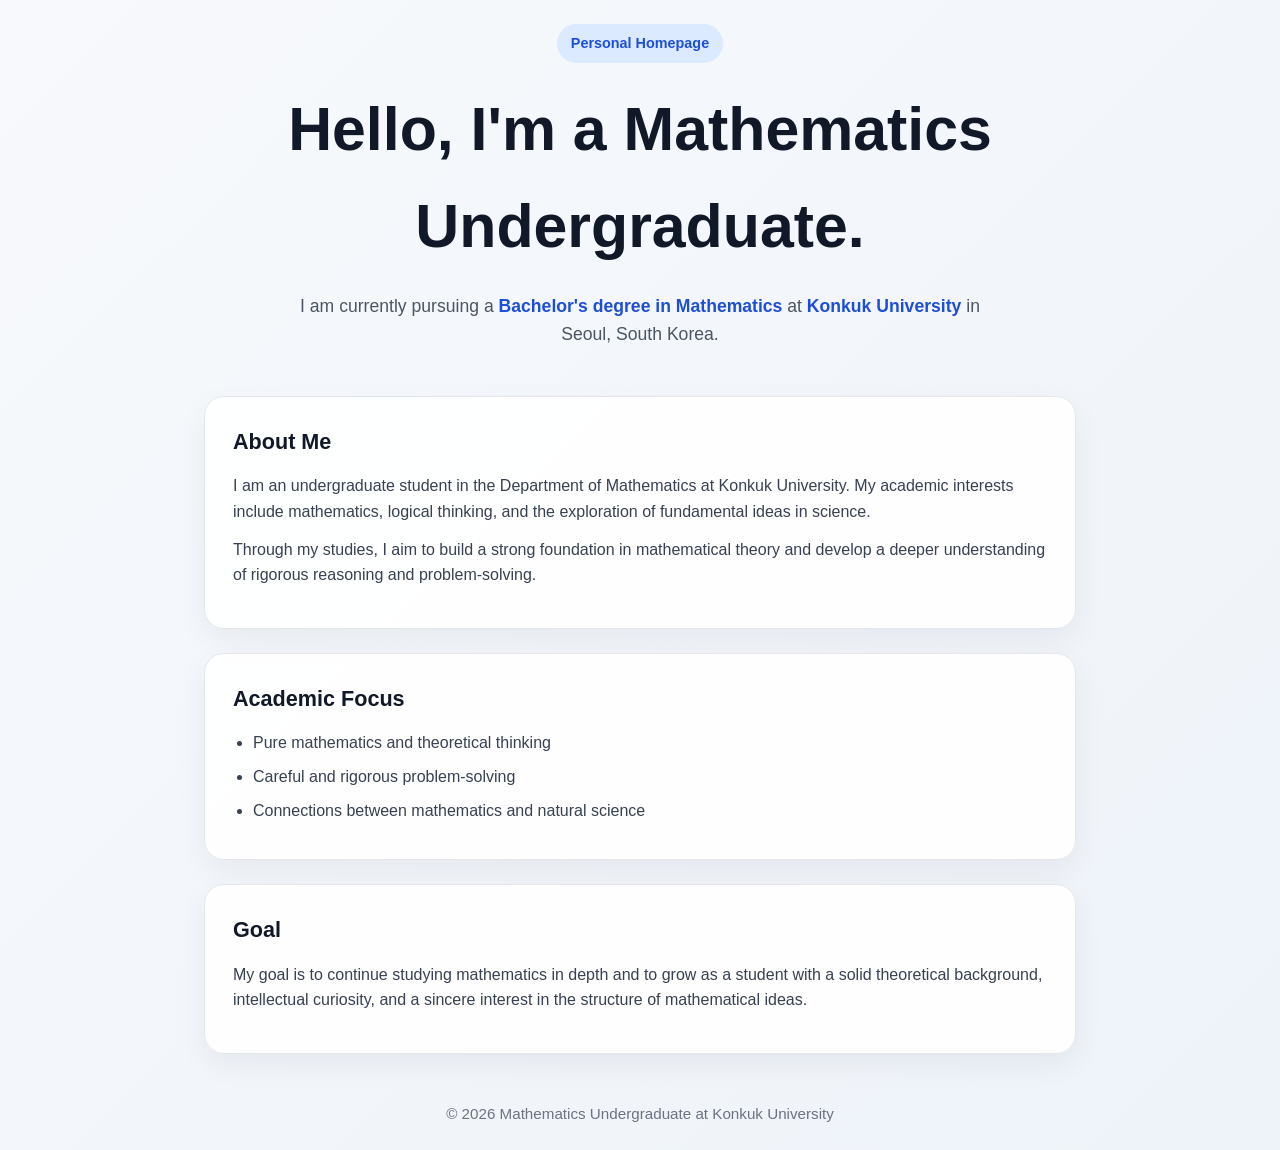
<file: simple_math_homepage.html>
<!DOCTYPE html>
<html lang="en">
<head>
  <meta charset="UTF-8" />
  <meta name="viewport" content="width=device-width, initial-scale=1.0" />
  <title>Mathematics Undergraduate | Konkuk University</title>
  <style>
    * {
      box-sizing: border-box;
      margin: 0;
      padding: 0;
    }

    body {
      font-family: Arial, Helvetica, sans-serif;
      background: linear-gradient(135deg, #f7f9fc 0%, #eef3f9 100%);
      color: #1f2937;
      line-height: 1.6;
    }

    .container {
      max-width: 920px;
      margin: 0 auto;
      padding: 24px;
    }

    header {
      padding: 80px 24px 56px;
      text-align: center;
    }

    .badge {
      display: inline-block;
      background: #dbeafe;
      color: #1d4ed8;
      padding: 8px 14px;
      border-radius: 999px;
      font-size: 0.9rem;
      font-weight: 700;
      margin-bottom: 18px;
    }

    h1 {
      font-size: clamp(2.2rem, 6vw, 3.8rem);
      margin-bottom: 16px;
      color: #111827;
    }

    .subtitle {
      max-width: 700px;
      margin: 0 auto;
      font-size: 1.1rem;
      color: #4b5563;
    }

    main {
      display: grid;
      gap: 24px;
      margin-bottom: 48px;
    }

    .card {
      background: rgba(255, 255, 255, 0.95);
      border: 1px solid #e5e7eb;
      border-radius: 20px;
      padding: 28px;
      box-shadow: 0 10px 30px rgba(15, 23, 42, 0.06);
    }

    h2 {
      font-size: 1.35rem;
      margin-bottom: 14px;
      color: #111827;
    }

    p {
      color: #374151;
      margin-bottom: 12px;
    }

    ul {
      padding-left: 20px;
      color: #374151;
    }

    li {
      margin-bottom: 8px;
    }

    .highlight {
      color: #1d4ed8;
      font-weight: 700;
    }

    footer {
      text-align: center;
      color: #6b7280;
      font-size: 0.95rem;
      padding: 10px 0 30px;
    }

    @media (max-width: 640px) {
      header {
        padding: 56px 16px 40px;
      }

      .card {
        padding: 22px;
        border-radius: 16px;
      }
    }
  </style>
</head>
<body>
  <header class="container">
    <div class="badge">Personal Homepage</div>
    <h1>Hello, I'm a Mathematics Undergraduate.</h1>
    <p class="subtitle">
      I am currently pursuing a <span class="highlight">Bachelor's degree in Mathematics</span>
      at <span class="highlight">Konkuk University</span> in Seoul, South Korea.
    </p>
  </header>

  <main class="container">
    <section class="card">
      <h2>About Me</h2>
      <p>
        I am an undergraduate student in the Department of Mathematics at Konkuk University.
        My academic interests include mathematics, logical thinking, and the exploration of
        fundamental ideas in science.
      </p>
      <p>
        Through my studies, I aim to build a strong foundation in mathematical theory and develop
        a deeper understanding of rigorous reasoning and problem-solving.
      </p>
    </section>

    <section class="card">
      <h2>Academic Focus</h2>
      <ul>
        <li>Pure mathematics and theoretical thinking</li>
        <li>Careful and rigorous problem-solving</li>
        <li>Connections between mathematics and natural science</li>
      </ul>
    </section>

    <section class="card">
      <h2>Goal</h2>
      <p>
        My goal is to continue studying mathematics in depth and to grow as a student with a solid
        theoretical background, intellectual curiosity, and a sincere interest in the structure of
        mathematical ideas.
      </p>
    </section>
  </main>

  <footer class="container">
    © 2026 Mathematics Undergraduate at Konkuk University
  </footer>
</body>
</html>
</file>
